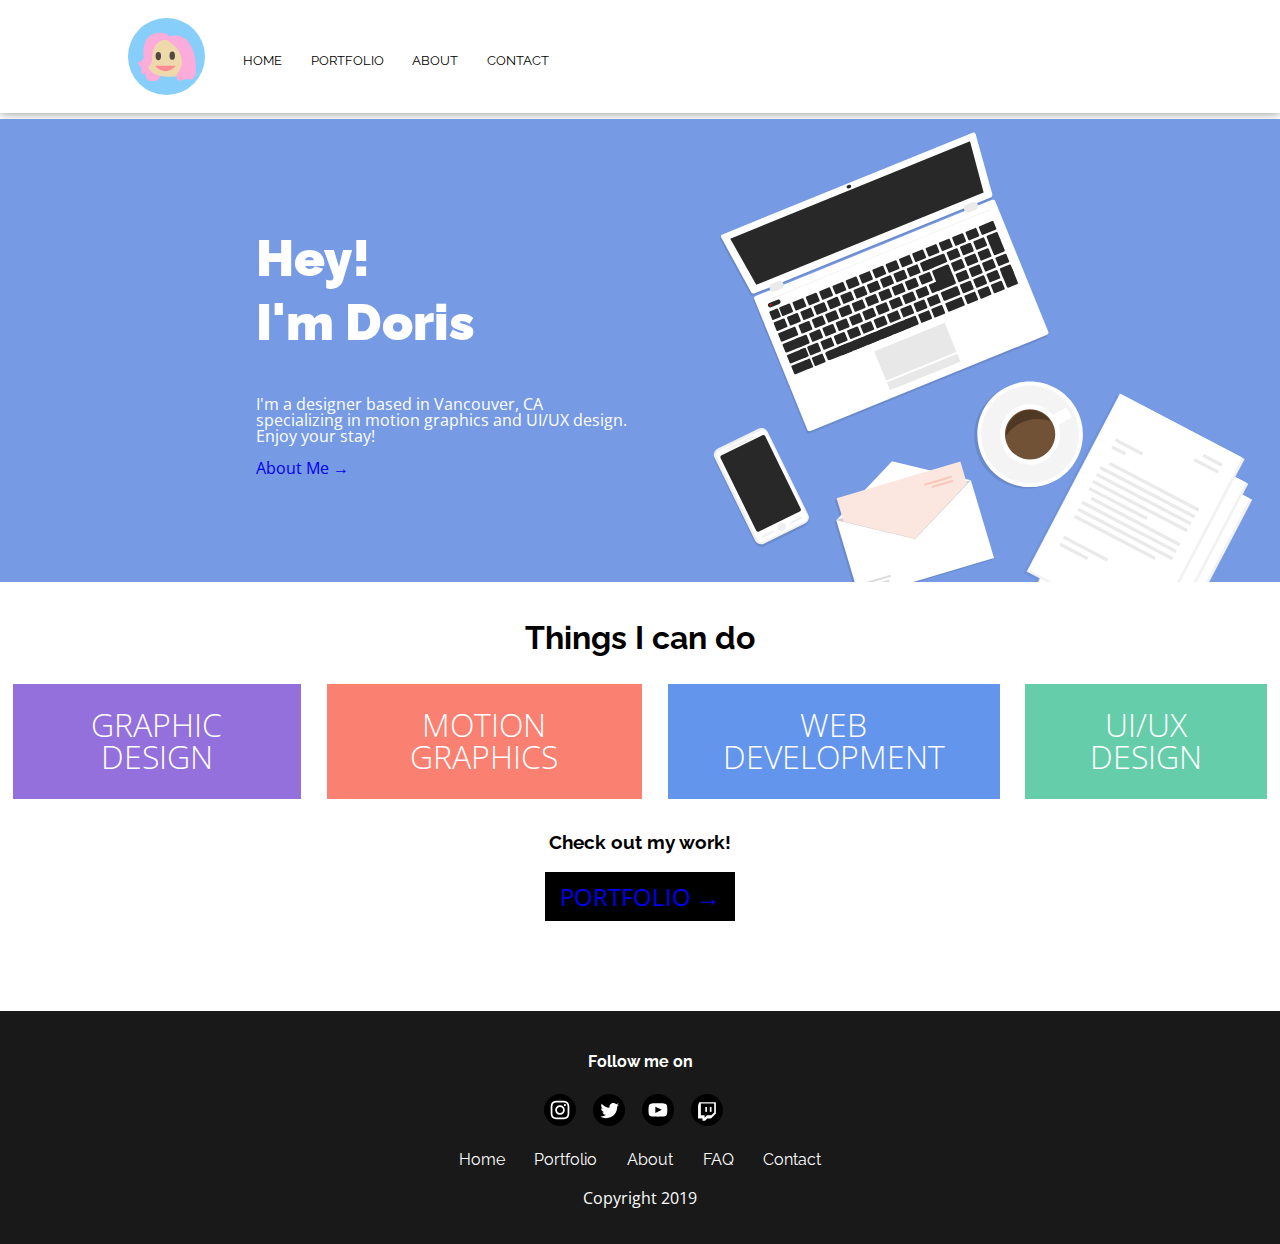
<file: index.html>
<!DOCTYPE html> 
<html lang="en"> 

<head> 
    <title> Doris Ho </title> 
    <meta charset="utf-8">
    <meta content="width=device-width, initial-scale=1" name="viewport" />
    
    <link rel="stylesheet" type="text/css" href="template.css">
    <link rel="stylesheet" type="text/css" href="index.css"> 
    </head>

<body onload="header()"> 
        <div id="overlay" onclick="overlayOff()"> 
                <div id="oopsMessage"> 
                    <h2> Oops! </h2>
                    <p> Looks like this page isn't ready yet! All my official social media accounts will be set up after my projects and exams are finished for the semester. Stay tuned!
                        <br>
                        <br>
                        -Doris/Poofy 
                    </p>
                </div> 
            </div>
    <header>
             <a href="index.html"> <div id="portrait"> </div> </a>
        <ul class="topnav"> 
            <li><a href="index.html"> HOME </a></li>
            <li><a href="portfolio.html"> PORTFOLIO </a></li>
            <li><a href="about.html"> ABOUT </a></li>
            <li><a href="contact.html"> CONTACT </a></li>
        </ul>
        </header>
        <div class="full"> 
                <button onclick="gotoTop()" id="topButton"> &#8593; </button> 
                <div class="headerTxt">
                    <h2> Hey! <br> I'm Doris </h2>
                    <p> I'm a designer based in Vancouver, CA <br>specializing in motion graphics and UI/UX design. <br> Enjoy your stay! </p> 
                <p> <a href="about.html"> About Me &#8594; </a></p>
            </div> 
            <h1 id="skillsetHeader"> Things I can do </h1>
            <div class="skillset"> 
                <div id="graphicdesign"> GRAPHIC DESIGN </div>
                <div id="motiongraphics"> MOTION GRAPHICS </div>
                <div id="webdev"> WEB DEVELOPMENT</div>
                <div id="uiux"> UI/UX DESIGN </div>
            </div>
            <div id="checkOut">
           <h3> Check out my work! </h3> 
        <button id="gotoPort"> <a href="portfolio.html"> PORTFOLIO &#8594; </a></button>
            </div>
            </div>
        <footer> 
            <h4> Follow me on </h4>
            <ul class="socialmedia"> 
                <li> <img src="img/instagram-icon.svg" id="instagram" onclick="overlayOn()"> </li>
                <li> <img src="img/twitter-icon.svg"  id="twitter" onclick="overlayOn()"> </li>
                <li> <img src="img/youtube-icon.svg"  id="youtube" onclick="overlayOn()"> </li>
                <li> <img src="img/twitch-icon.svg"  id="twitch" onclick="overlayOn()"> </li>
            </ul>
            <ul class="bottomnav">
                <li><a href="index.html"> Home </a></li>
                <li><a href="portfolio.html"> Portfolio</a></li>
                <li><a href="about.html"> About </a></li>
                <li><a href="faq.html"> FAQ </a></li>
                <li><a href="contact.html"> Contact </a></li>
            </ul>
            <p> Copyright 2019 </p>  
        </footer>
        </body>
        <script src="index.js"></script>
        </html>
</file>
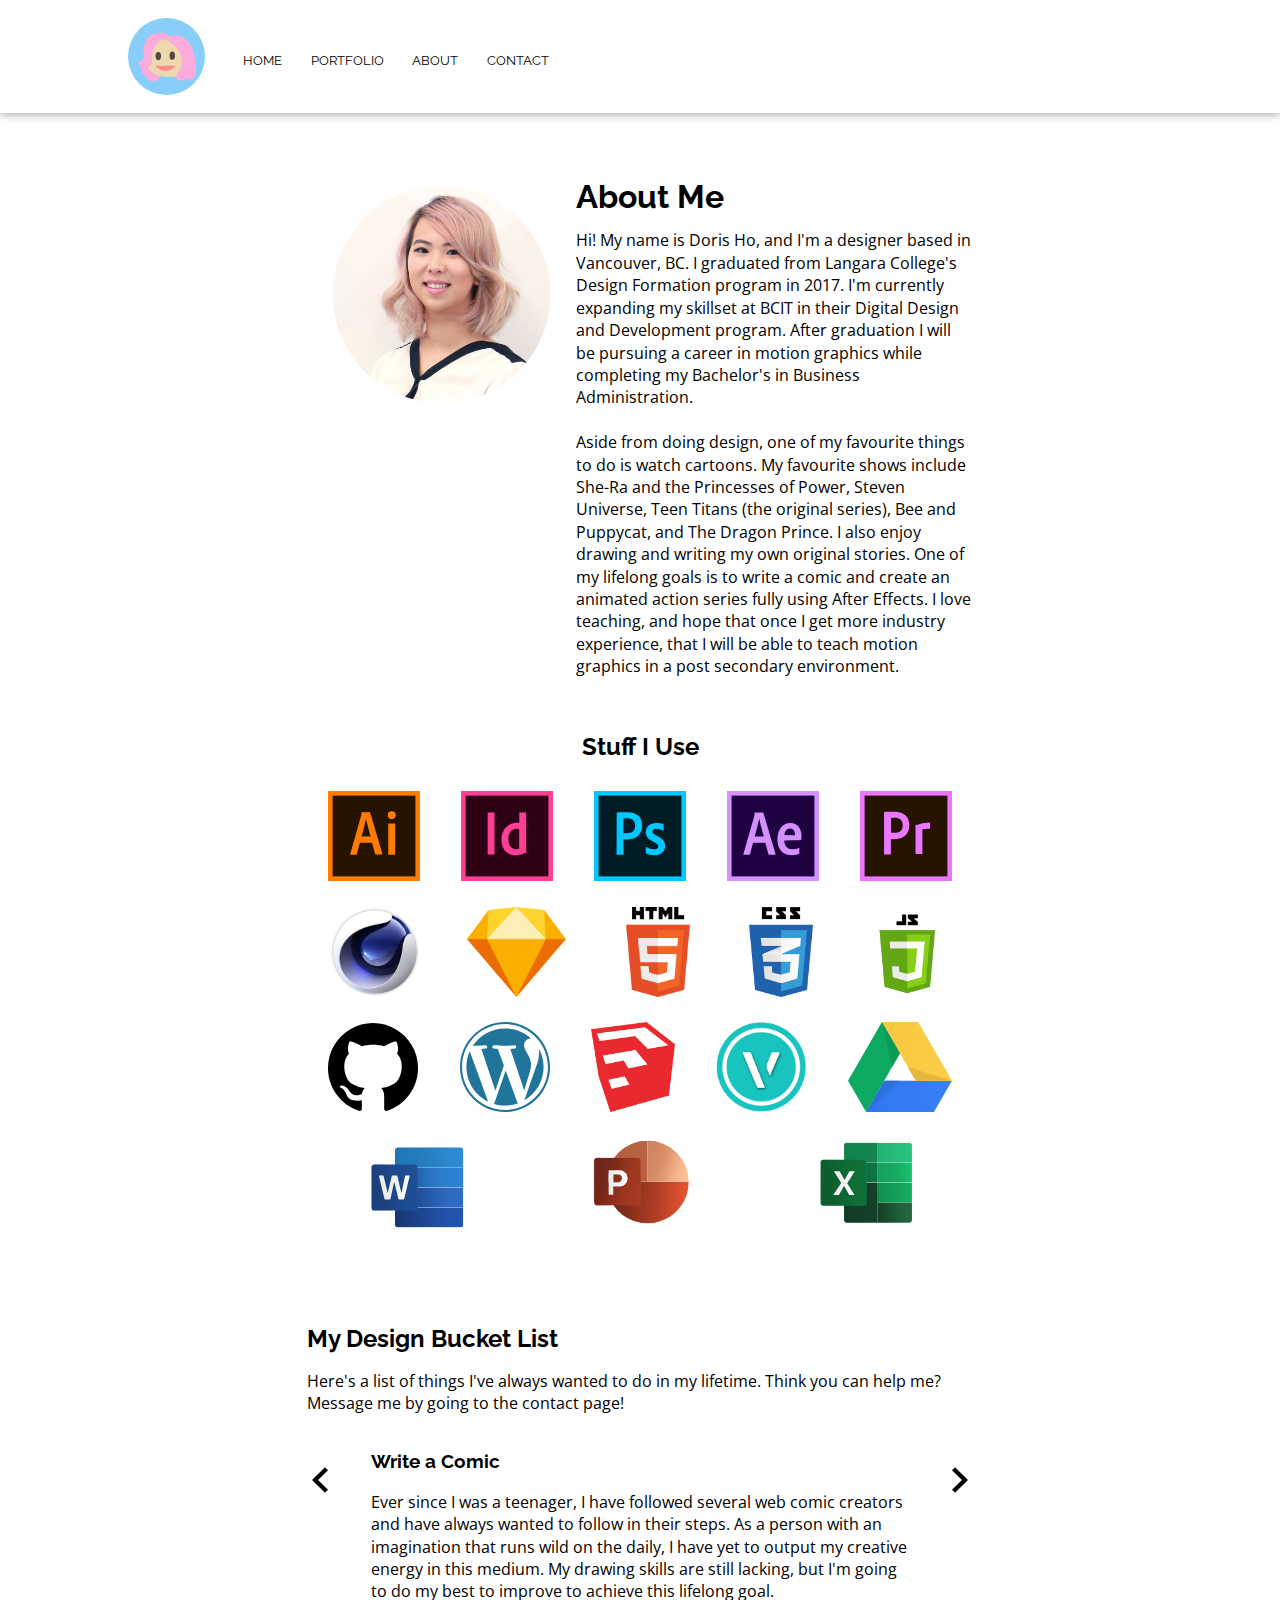
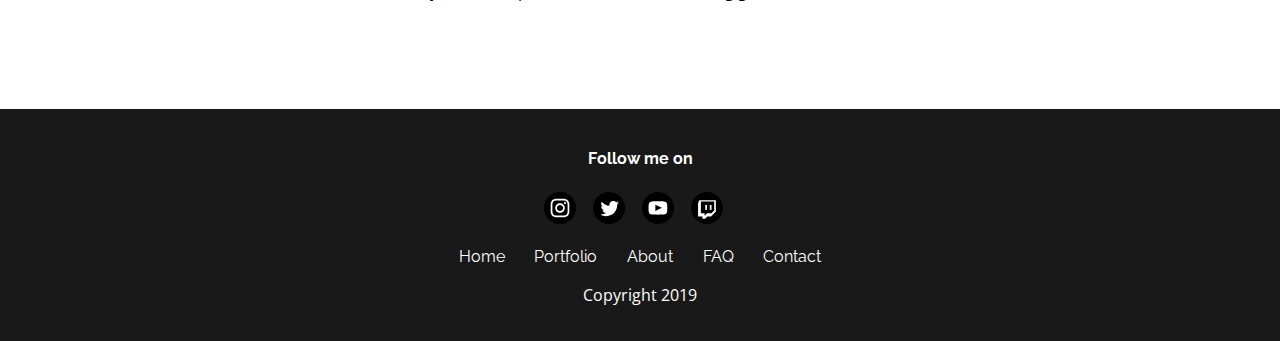
<file: about.html>
<!DOCTYPE html> 
<html lang="en"> 

<head> 
    <title> Doris Ho - About </title> 
    <meta charset="utf-8">
    <meta content="width=device-width, initial-scale=1" name="viewport" />
    
    <link rel="stylesheet" type="text/css" href="template.css">
    <link rel="stylesheet" type="text/css" href="index.css"> 

    </head>

<body onload="bucketList()"> 
        <div id="overlay" onclick="overlayOff()"> 
                <div id="oopsMessage"> 
                    <h2> Oops! </h2>
                    <p> Looks like this page isn't ready yet! All my official social media accounts will be set up after my projects and exams are finished for the semester. Stay tuned!
                        <br>
                        <br>
                        -Doris/Poofy </p>
                </div> 
            </div>
    <header>
              <a href="index.html"> <div id="portrait"> </div> </a>
        <ul class="topnav"> 
            <li><a href="index.html"> HOME </a></li>
            <li><a href="portfolio.html"> PORTFOLIO </a></li>
            <li><a href="about.html"> ABOUT </a></li>
            <li><a href="contact.html"> CONTACT </a></li>
        </ul>
        </header>
        <main> 
            <button onclick="gotoTop()" id="topButton"> &#8593; </button> 

            <div class="profile">
                <img src="img/doris.jpg" id="me">
                <h1> About Me </h1>
                <p id="desc"> Hi! My name is Doris Ho, and I'm a designer based in Vancouver, BC. I graduated from Langara College's Design Formation program in 2017. I'm currently expanding my skillset at BCIT in their Digital Design and Development program. After graduation I will be pursuing a career in motion graphics while completing my Bachelor's in Business Administration.
                    <br>
                    <br>
                    Aside from doing design, one of my favourite things to do is watch cartoons. My favourite shows include She-Ra and the Princesses of Power, Steven Universe, Teen Titans (the original series), Bee and Puppycat, and The Dragon Prince. I also enjoy drawing and writing my own original stories. One of my lifelong goals is to write a comic and create an animated action series fully using After Effects. I love teaching, and hope that once I get more industry experience, that I will be able to teach motion graphics in a post secondary environment.
                    </p> 
                    </div>
                    <br>
                <h2 span style="text-align:center"> Stuff I Use </h2>
                <div class="programlist">
                    <img src="img/Illustrator.svg">
                    <img src="img/InDesign.svg">
                    <img src="img/Photoshop.svg">
                    <img src="img/AfterEffects.svg">
                    <img src="img/PremierePro.svg">
                    <img src="img/Cinema4D.png">
                    <img src="img/SketchLogo.png">
                    <img src="img/HTMLLogo.png">
                    <img src="img/CSSLogo.png">
                    <img src="img/JavascriptLogo.png">
                    <img src="img/Github.svg">
                    <img src="img/Wordpress.svg">
                    <img src="img/SketchUp.png">
                    <img src="img/Vectorworks.png">
                    <img src="img/GoogleDrive.svg">
                    <img src="img/msword_icon.svg">
                    <img src="img/powerpoint_icon.svg">
                    <img src="img/excel_icon.svg">
                </div> 
                <br>
                <br>
                <br>
                    <h2> My Design Bucket List </h2>
                    <p> Here's a list of things I've always wanted to do in my lifetime. Think you can help me? Message me by going to the contact page!
                <div class="bucketList">
                    <img src="img/left-arrow.svg" id="leftBut">
                    <div id="bucketText">
                    <h3 id="bucketlistTitle" class="bktText"> </h3>
                    <p id="bucketlistText" class="bktText"> </p>
                    </div>
                    <img src="img/right-arrow.svg" id="rightBut">
                </div>
            </main>

        <footer> 
            <h4> Follow me on </h4>
            <ul class="socialmedia"> 
                    <li> <img src="img/instagram-icon.svg" id="instagram" onclick="overlayOn()"> </li>
                    <li> <img src="img/twitter-icon.svg"  id="twitter" onclick="overlayOn()"> </li>
                    <li> <img src="img/youtube-icon.svg"  id="youtube" onclick="overlayOn()"> </li>
                    <li> <img src="img/twitch-icon.svg"  id="twitch" onclick="overlayOn()"> </li>
                </ul>
            <ul class="bottomnav">
                <li><a href="index.html"> Home </a></li>
                <li><a href="portfolio.html"> Portfolio</a></li>
                <li><a href="about.html"> About </a></li>
                <li><a href="faq.html"> FAQ </a></li>
                <li><a href="contact.html"> Contact </a></li>
            </ul>
            <p> Copyright 2019 </p>  
        </footer>
        <script src="index.js"></script>
        <script src="bucketlist.js"></script>
        </body>
        </html>
</file>
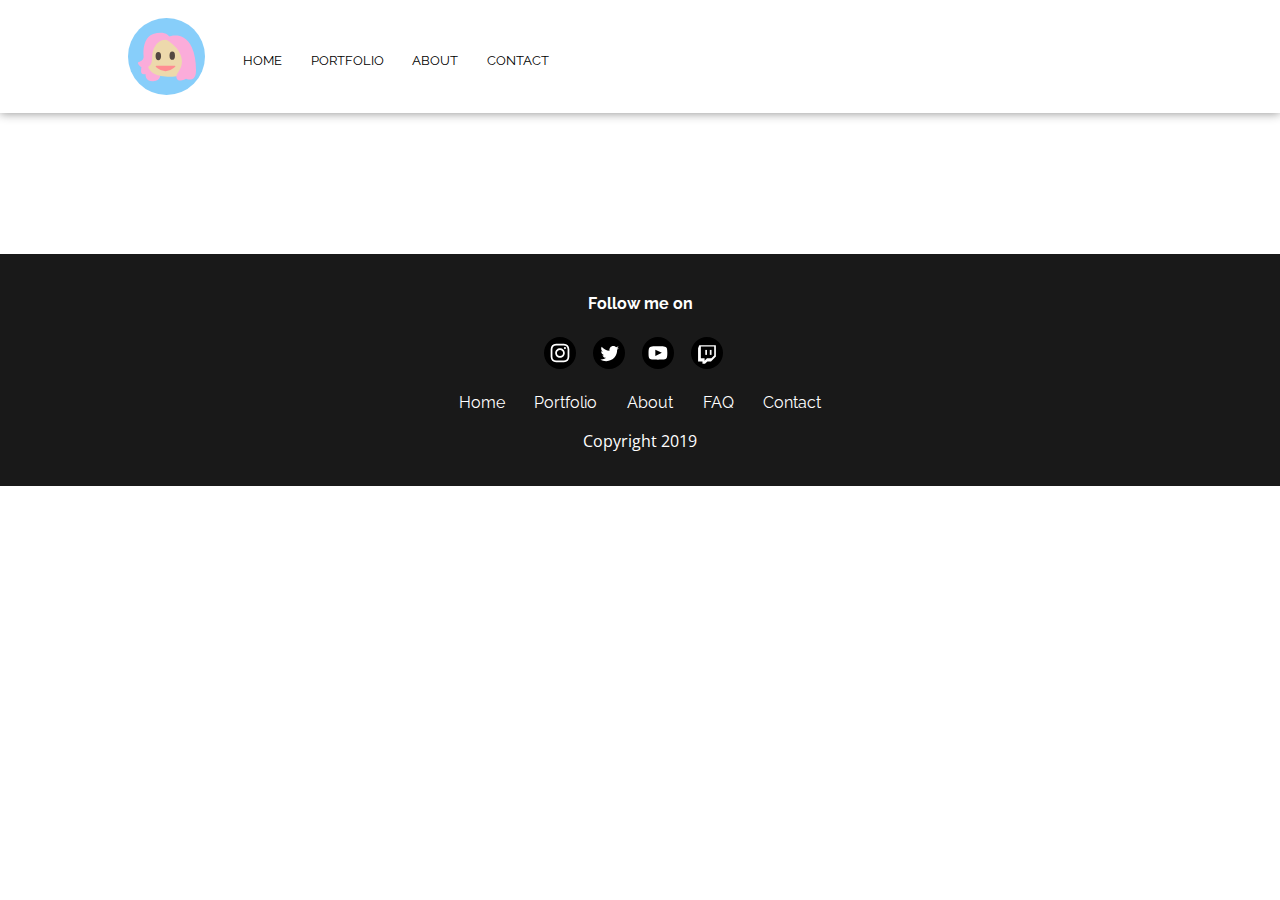
<file: Body Template.html>
<!DOCTYPE html> 
<html lang="en"> 

<head> 
    <title> Doris Ho </title> 
    <meta charset="utf-8">
    
    <link rel="stylesheet" type="text/css" href="template.css">
    <link rel="stylesheet" type="text/css" href="index.css"> 
    </head>

<body> 
        <div id="overlay" onclick="overlayOff()"> 
                <div id="oopsMessage"> 
                    <h2> Oops! </h2>
                    <p> Looks like this page isn't ready yet! All my official social media accounts will be set up after my projects and exams are finished for the semester. Stay tuned!
                        <br>
                        <br>
                        -Doris/Poofy </p>
                </div> 
            </div>
    <header>
            <div id="portrait"> </div> 
        <ul class="topnav"> 
            <li><a href="index.html"> HOME </a></li>
            <li><a href="portfolio.html"> PORTFOLIO </a></li>
            <li><a href="about.html"> ABOUT </a></li>
            <li><a href="contact.html"> CONTACT </a></li>
        </ul>
        </header>
        <main> 
            <button onclick="gotoTop" id="topButton"> &#8592; </button> 
        </main>
        <footer> 
            <h4> Follow me on </h4>
            <ul class="socialmedia"> 
                    <li> <img src="img/instagram-icon.svg" id="instagram" onclick="overlayOn()"> </li>
                    <li> <img src="img/twitter-icon.svg"  id="twitter" onclick="overlayOn()"> </li>
                    <li> <img src="img/youtube-icon.svg"  id="youtube" onclick="overlayOn()"> </li>
                    <li> <img src="img/twitch-icon.svg"  id="twitch" onclick="overlayOn()"> </li>
                </ul>
            <ul class="bottomnav">
                <li><a href="index.html"> Home </a></li>
                <li><a href="portfolio.html"> Portfolio</a></li>
                <li><a href="about.html"> About </a></li>
                <li><a href="faq.html"> FAQ </a></li>
                <li><a href="contact.html"> Contact </a></li>
            </ul>
            <p> Copyright 2019 </p>  
        </footer>
        </body>
        <script src="index.js"></script>
        </html>
</file>
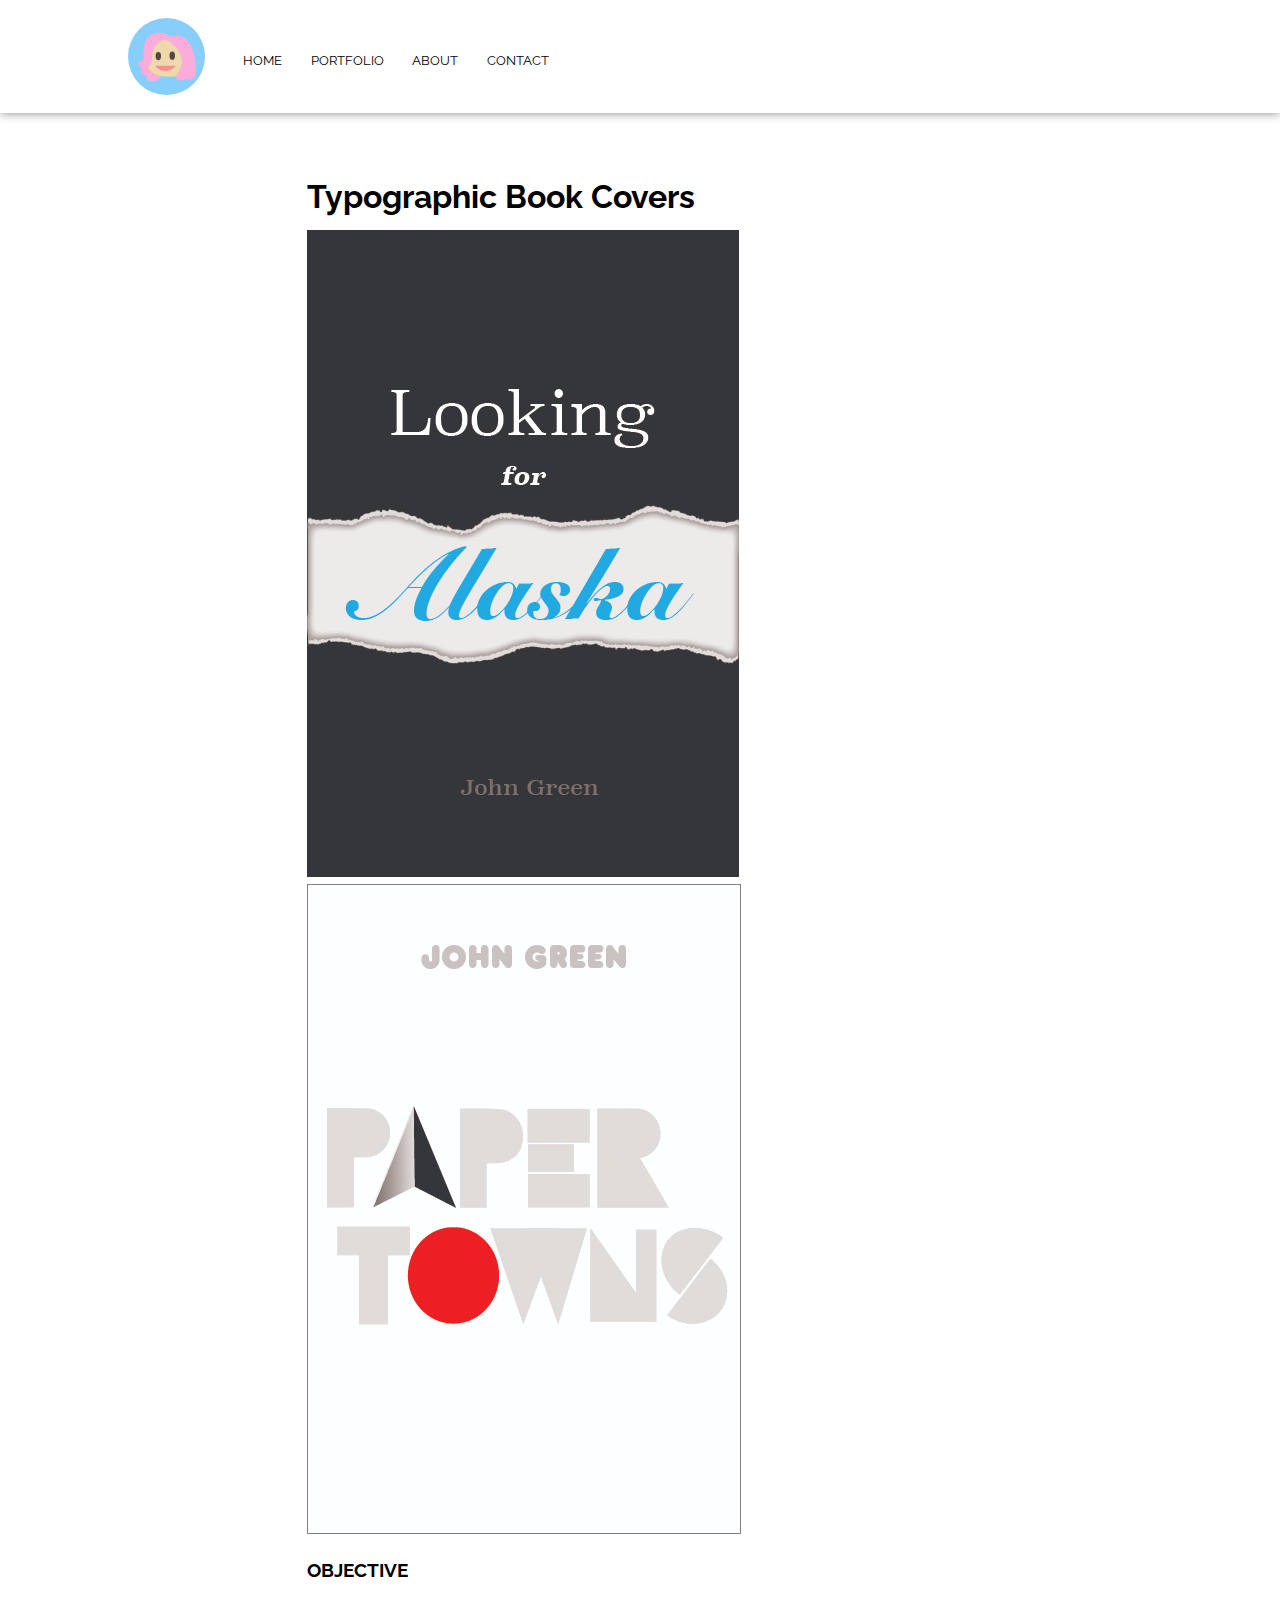
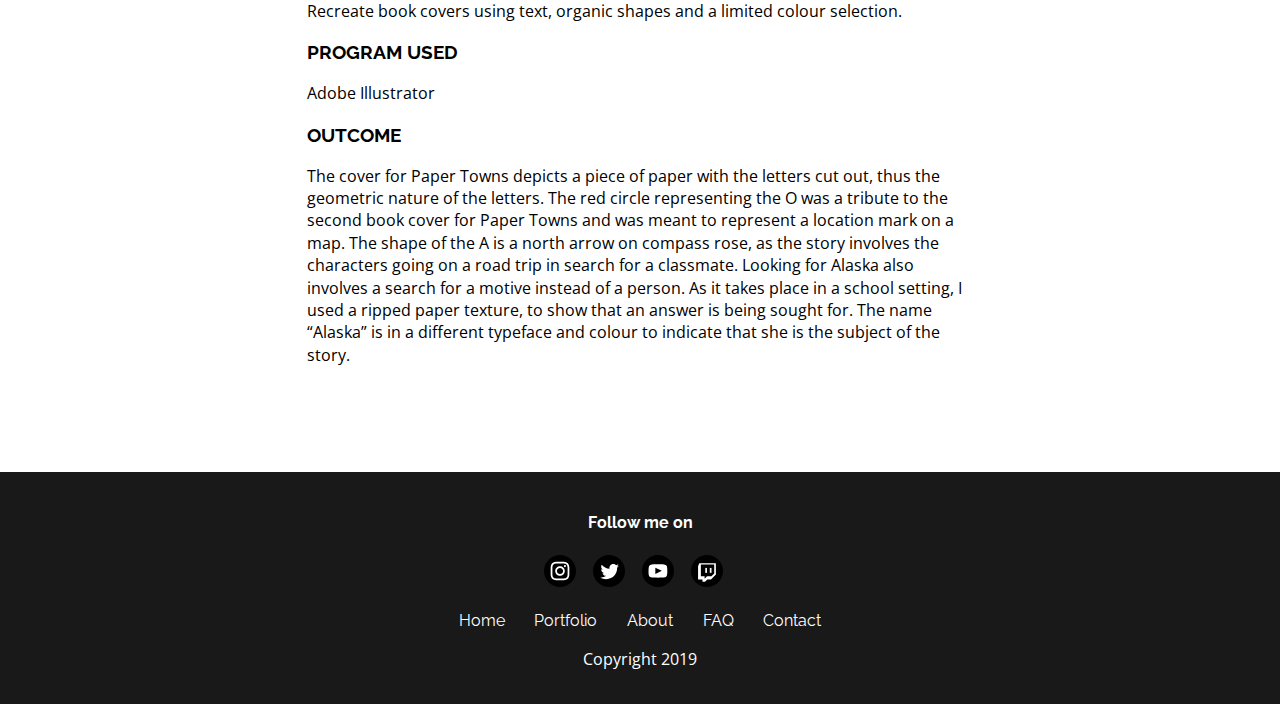
<file: bookcovers.html>
<!DOCTYPE html> 
<html lang="en"> 

<head> 
    <title> Doris Ho </title> 
    <meta charset="utf-8">
    <meta content="width=device-width, initial-scale=1" name="viewport" />
    
    <link rel="stylesheet" type="text/css" href="template.css">
    <link rel="stylesheet" type="text/css" href="index.css"> 
    </head>

<body> 
        <div id="overlay" onclick="overlayOff()"> 
                <div id="oopsMessage"> 
                    <h2> Oops! </h2>
                    <p> Looks like this page isn't ready yet! All my official social media accounts will be set up after my projects and exams are finished for the semester. Stay tuned!
                        <br>
                        <br>
                        -Doris/Poofy </p>
                </div> 
            </div>
    <header>
             <a href="index.html"> <div id="portrait"> </div> </a>
        <ul class="topnav"> 
            <li><a href="index.html"> HOME </a></li>
            <li><a href="portfolio.html"> PORTFOLIO </a></li>
            <li><a href="about.html"> ABOUT </a></li>
            <li><a href="contact.html"> CONTACT </a></li>
        </ul>
        </header>
        <main> 
            <button onclick="gotoTop()" id="topButton"> &#8593; </button> 
            <h1> Typographic Book Covers</h1>
            <div id="bookcovers"> 
              <img src="portfolio/BookCover1.jpg">
              <img src="portfolio/BookCover2.jpg" span style="border: grey solid 1px">
            </div>
            <h3> OBJECTIVE </h3>
            <p> Recreate book covers using text, organic shapes and a limited colour selection.</p>
            <h3> PROGRAM USED </h3>
            <p> Adobe Illustrator </p>
            <h3> OUTCOME </h3>
            <p> The cover for Paper Towns depicts a piece of paper with the letters cut out, thus the geometric nature of the letters. The red circle representing the O was a tribute to the second book cover for Paper Towns and was meant to represent a location mark on a map. The shape of the A is a north arrow on compass rose, as the story involves the characters going on a road trip in search for a classmate.
Looking for Alaska also involves a search for a motive instead of a person. As it takes place in a school setting, I used a ripped paper texture, to show that an answer is being sought for. The name “Alaska” is in a different typeface and colour to indicate that she is the subject of the story. </p>
        </main>
        <footer> 
            <h4> Follow me on </h4>
            <ul class="socialmedia"> 
                <li> <img src="img/instagram-icon.svg" id="instagram" onclick="overlayOn()"> </li>
                <li> <img src="img/twitter-icon.svg"  id="twitter" onclick="overlayOn()"> </li>
                <li> <img src="img/youtube-icon.svg"  id="youtube" onclick="overlayOn()"> </li>
                <li> <img src="img/twitch-icon.svg"  id="twitch" onclick="overlayOn()"> </li>
            </ul>
            <ul class="bottomnav">
                <li><a href="index.html"> Home </a></li>
                <li><a href="portfolio.html"> Portfolio</a></li>
                <li><a href="about.html"> About </a></li>
                <li><a href="faq.html"> FAQ </a></li>
                <li><a href="contact.html"> Contact </a></li>
            </ul>
            <p> Copyright 2019 </p>  
        </footer>
        </body>
        <script src="index.js"></script>
        </html>
</file>
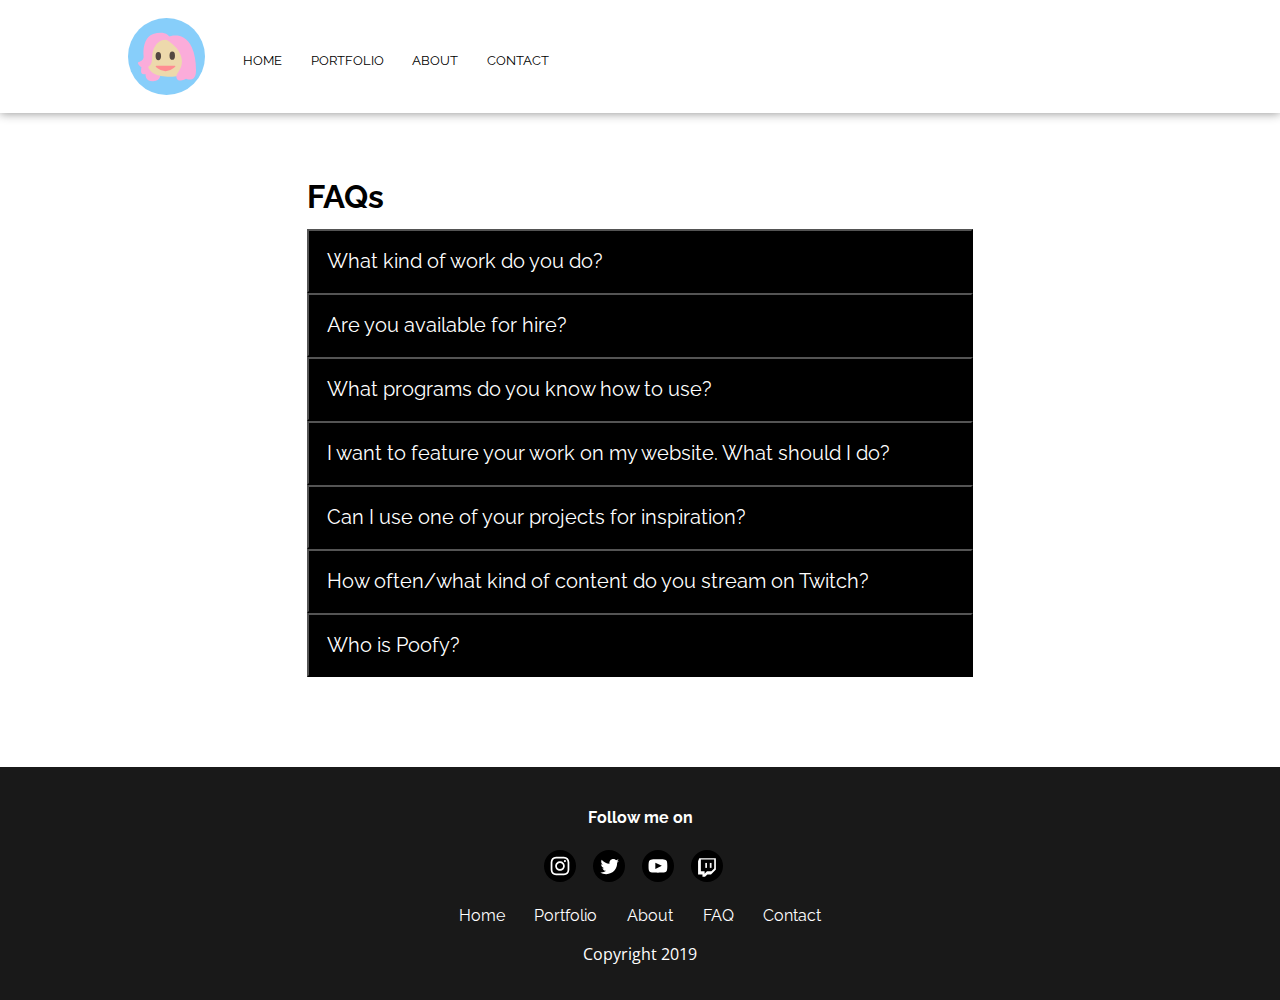
<file: faq.html>
<!DOCTYPE html> 
<html lang="en"> 

<head> 
    <title> Doris Ho </title> 
    <meta charset="utf-8">
    <meta content="width=device-width, initial-scale=1" name="viewport" />
    
    <link rel="stylesheet" type="text/css" href="template.css">
    <link rel="stylesheet" type="text/css" href="index.css"> 
    </head>

<body> 
    <header>
             <a href="index.html"> <div id="portrait"> </div> </a>
        <ul class="topnav"> 
            <li><a href="index.html"> HOME </a></li>
            <li><a href="portfolio.html"> PORTFOLIO </a></li>
            <li><a href="about.html"> ABOUT </a></li>
            <li><a href="contact.html"> CONTACT </a></li>
        </ul>
        </header>
        <main> 
            <h1> FAQs </h1>
            <div class="faqaccordion"> 
                <button class="question"> What kind of work do you do? </button>
                <div class="answer"> 
                    <p> Currently I am only doing graphic design and motion graphics work. I am not currently doing any web development at this time unless the project requires Wordpress. However, I would be open to helping out with mockups. </p>
                    </div>
            <div class="faqaccordion"> 
                    <button class="question"> Are you available for hire? </button>
                    <div class="answer"> 
                    <p> Yes! Please go to the contact page or message me on LinkedIn if you would like to collaborate. </p>
                        </div>
             <div class="faqaccordion"> 
                    <button class="question"> What programs do you know how to use? </button>
                    <div class="answer"> 
                    <p> You can see all the programs I use in the About section of this site. </p>
                        </div>
            </div>
            <div class="faqaccordion"> 
                    <button class="question"> I want to feature your work on my website. What should I do? </button>
                    <div class="answer"> 
                    <p> Please do not redistribute my work without my permission. If you would like to repost my work, please contact me through the form on my contact page. </p>
                        </div>
            </div>
            <div class="faqaccordion"> 
                    <button class="question"> Can I use one of your projects for inspiration? </button>
                    <div class="answer"> 
                    <p> Yes, so long as you give credit. </p>
                        </div>
            <div class="faqaccordion"> 
                    <button class="question"> How often/what kind of content do you stream on Twitch? </button>
                    <div class="answer"> 
                    <p> During the day I usually stream art or motion graphics to document my process. I also stream gameplay occasionally on the weekends or Friday night (once or twice a month). Currently I don't have a set schedule, however starting June I hope to be streaming more often. </p>
                        </div>
            <div class="faqaccordion"> 
                    <button class="question"> Who is Poofy? </button>
                    <div class="answer"> 
                    <p> Poofy is my animation alias I go by on the internet. </p>
                        </div>                
            </div>
        </main>
        <footer> 
            <h4> Follow me on </h4>
            <ul class="socialmedia"> 
                <li> <img src="img/instagram-icon.svg"> </li>
                <li> <img src="img/twitter-icon.svg"> </li>
                <li> <img src="img/youtube-icon.svg"> </li>
                <li> <img src="img/twitch-icon.svg"> </li>
                </ul>
            <ul class="bottomnav">
                <li><a href="index.html"> Home </a></li>
                <li><a href="portfolio.html"> Portfolio</a></li>
                <li><a href="about.html"> About </a></li>
                <li><a href="faq.html"> FAQ </a></li>
                <li><a href="contact.html"> Contact </a></li>
            </ul>
            <p> Copyright 2019 </p>  
        </footer>
        <script src="index.js"></script>
        </body>

        </html>
</file>
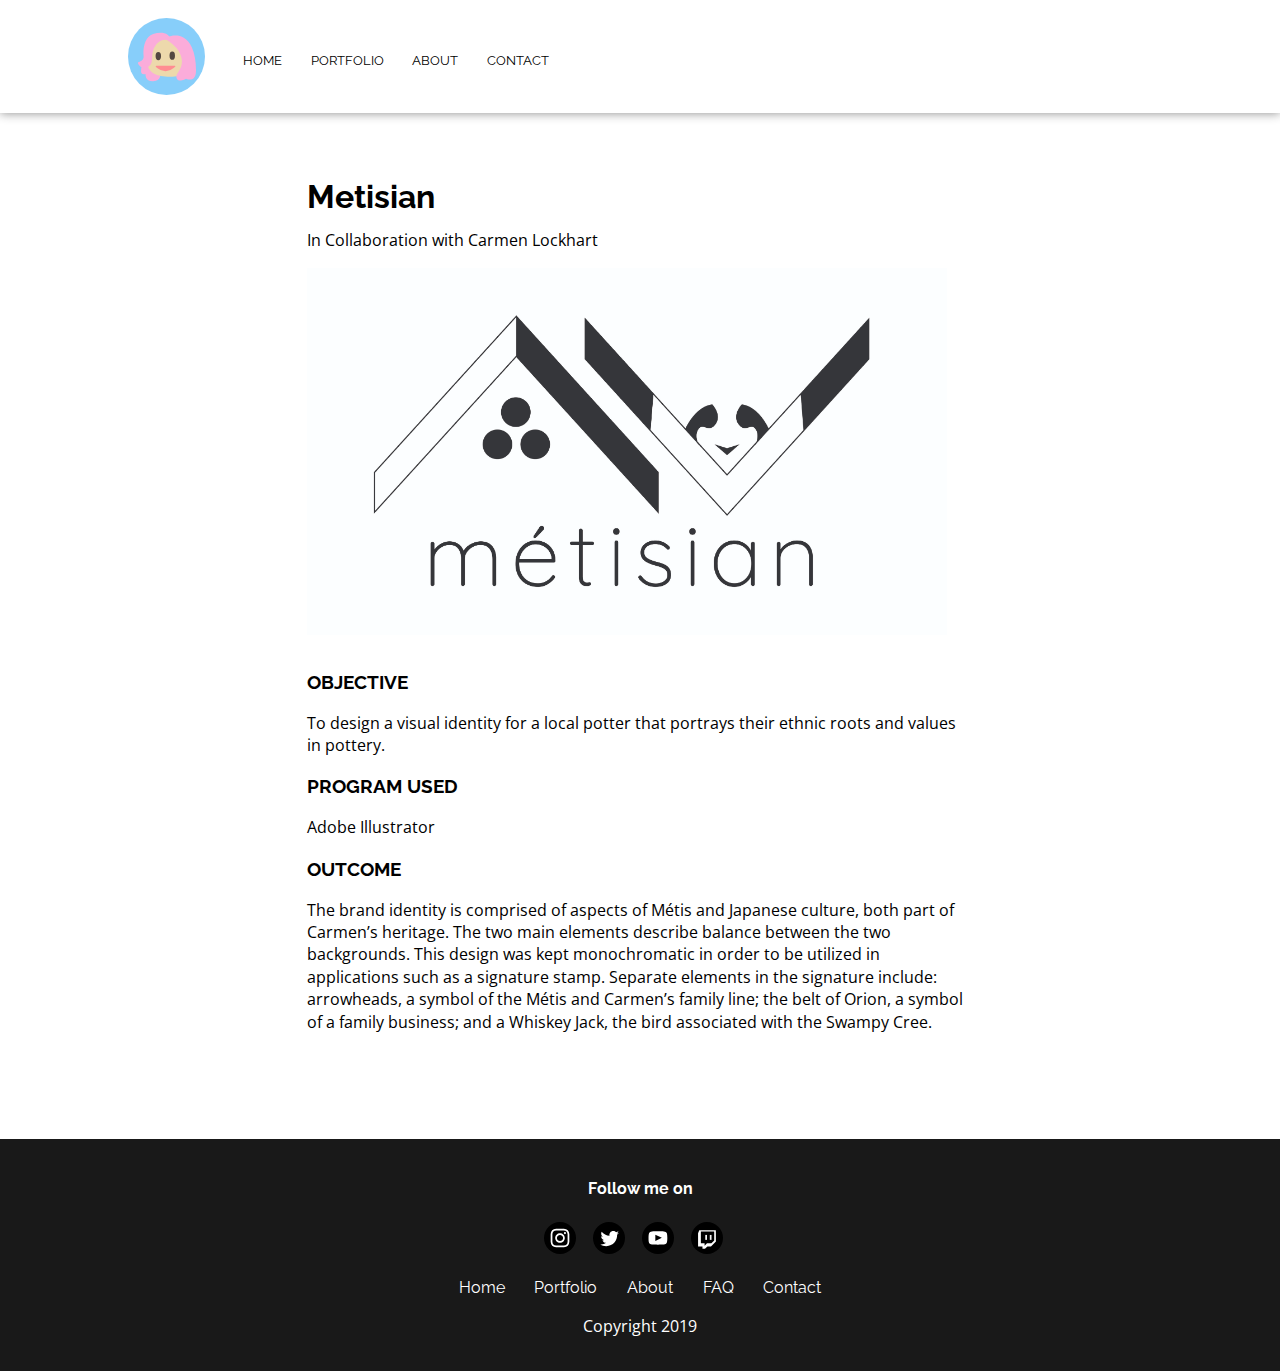
<file: metisian.html>
<!DOCTYPE html> 
<html lang="en"> 

<head> 
    <title> Doris Ho </title> 
    <meta charset="utf-8">
    <meta content="width=device-width, initial-scale=1" name="viewport" />
    
    <link rel="stylesheet" type="text/css" href="template.css">
    <link rel="stylesheet" type="text/css" href="index.css"> 
    </head>

<body> 
        <div id="overlay" onclick="overlayOff()"> 
                <div id="oopsMessage"> 
                    <h2> Oops! </h2>
                    <p> Looks like this page isn't ready yet! All my official social media accounts will be set up after my projects and exams are finished for the semester. Stay tuned!
                        <br>
                        <br>
                        -Doris/Poofy </p>
                </div> 
            </div>
    <header>
             <a href="index.html"> <div id="portrait"> </div> </a>
        <ul class="topnav"> 
            <li><a href="index.html"> HOME </a></li>
            <li><a href="portfolio.html"> PORTFOLIO </a></li>
            <li><a href="about.html"> ABOUT </a></li>
            <li><a href="contact.html"> CONTACT </a></li>
        </ul>
        </header>
        <main> 
            <button onclick="gotoTop()" id="topButton"> &#8593; </button> 
            <h1> Metisian </h1>
            <p> In Collaboration with Carmen Lockhart</p>
            <div id="metisian"> 
            </div>
            <h3> OBJECTIVE </h3>
            <p> To design a visual identity for a local potter that portrays their ethnic roots and values in pottery.</p>
            <h3> PROGRAM USED </h3>
            <p> Adobe Illustrator </p>
            <h3> OUTCOME </h3>
            <p> The brand identity is comprised of aspects of Métis and Japanese culture, both part of Carmen’s heritage. The two main elements describe balance between the two backgrounds. This design was kept monochromatic in order to be utilized in applications such as a signature stamp. Separate elements in the signature include: arrowheads, a symbol of the Métis and Carmen’s family line; the belt of Orion, a symbol of a family business; and a Whiskey Jack, the bird associated with the Swampy Cree.</p>
        </main>
        <footer> 
            <h4> Follow me on </h4>
            <ul class="socialmedia"> 
                <li> <img src="img/instagram-icon.svg" id="instagram" onclick="overlayOn()"> </li>
                <li> <img src="img/twitter-icon.svg"  id="twitter" onclick="overlayOn()"> </li>
                <li> <img src="img/youtube-icon.svg"  id="youtube" onclick="overlayOn()"> </li>
                <li> <img src="img/twitch-icon.svg"  id="twitch" onclick="overlayOn()"> </li>
            </ul>
            <ul class="bottomnav">
                <li><a href="index.html"> Home </a></li>
                <li><a href="portfolio.html"> Portfolio</a></li>
                <li><a href="about.html"> About </a></li>
                <li><a href="faq.html"> FAQ </a></li>
                <li><a href="contact.html"> Contact </a></li>
            </ul>
            <p> Copyright 2019 </p>  
        </footer>
        </body>
        <script src="index.js"></script>
        </html>
</file>
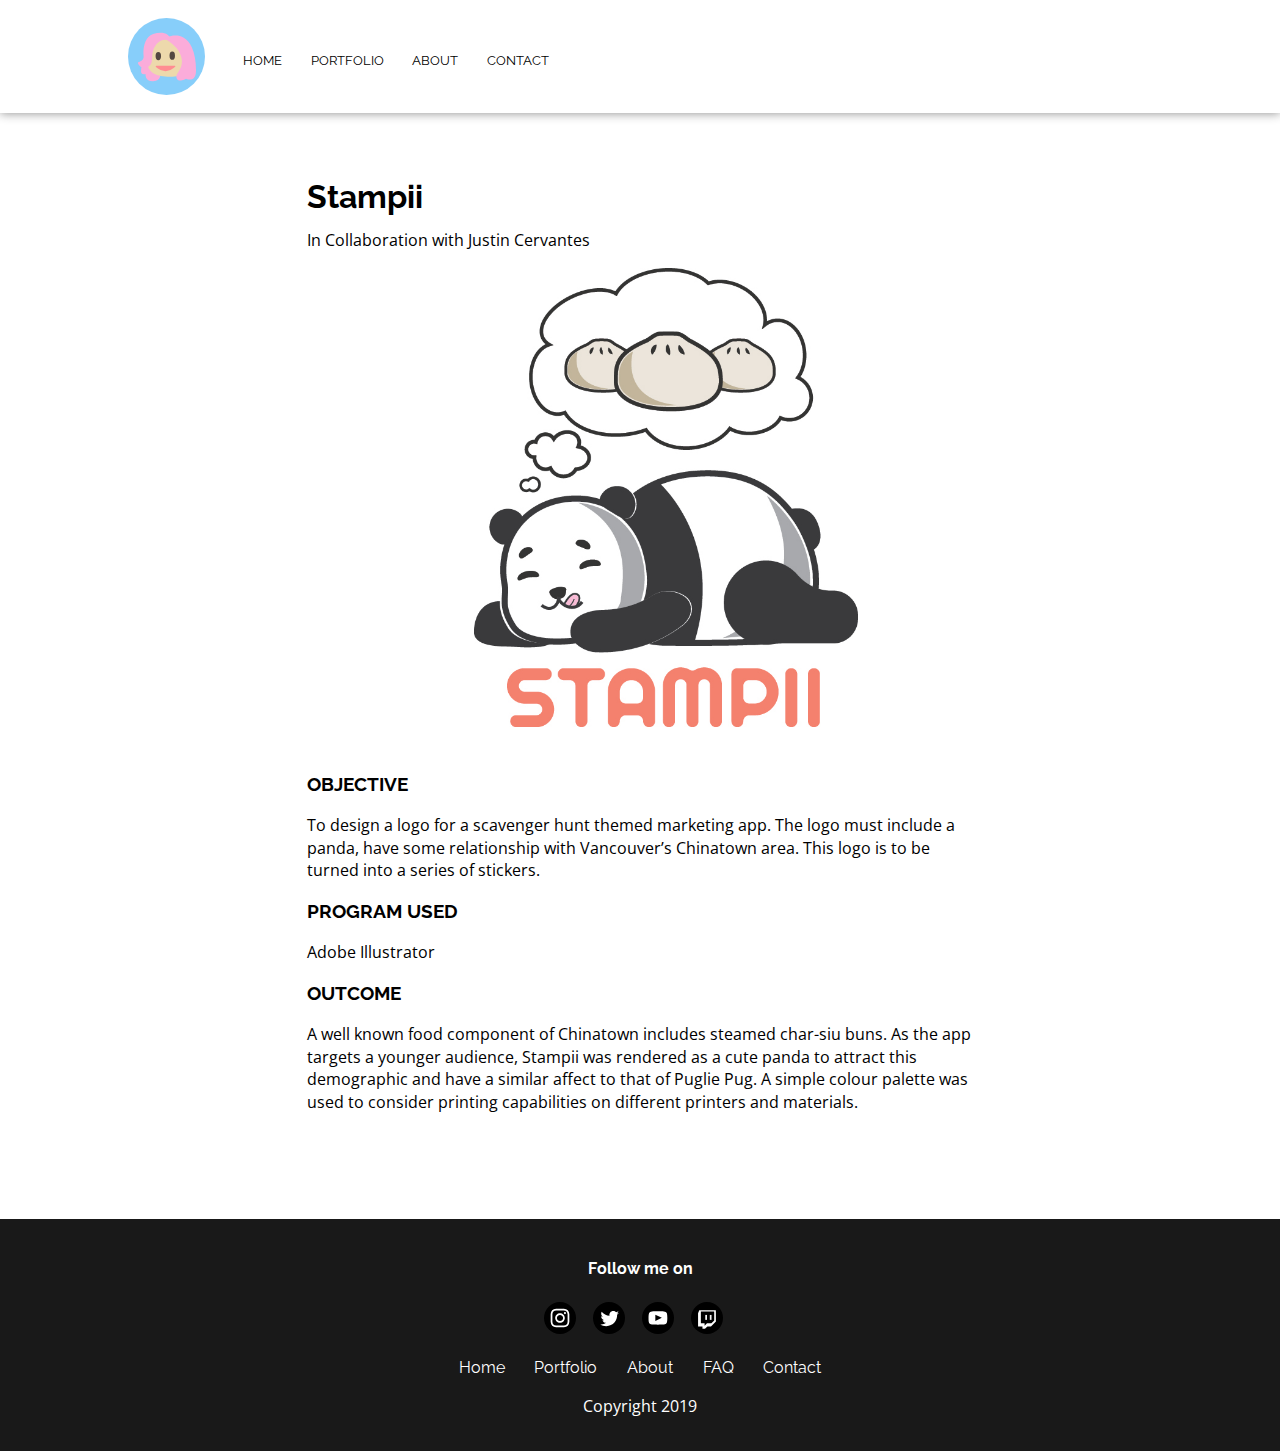
<file: stampii.html>
<!DOCTYPE html> 
<html lang="en"> 

<head> 
    <title> Doris Ho </title> 
    <meta charset="utf-8">
    <meta content="width=device-width, initial-scale=1" name="viewport" />
    
    <link rel="stylesheet" type="text/css" href="template.css">
    <link rel="stylesheet" type="text/css" href="index.css"> 
    </head>

<body> 
        <div id="overlay" onclick="overlayOff()"> 
                <div id="oopsMessage"> 
                    <h2> Oops! </h2>
                    <p> Looks like this page isn't ready yet! All my official social media accounts will be set up after my projects and exams are finished for the semester. Stay tuned!
                        <br>
                        <br>
                        -Doris/Poofy </p>
                </div> 
            </div>
    <header>
             <a href="index.html"> <div id="portrait"> </div> </a>
        <ul class="topnav"> 
            <li><a href="index.html"> HOME </a></li>
            <li><a href="portfolio.html"> PORTFOLIO </a></li>
            <li><a href="about.html"> ABOUT </a></li>
            <li><a href="contact.html"> CONTACT </a></li>
        </ul>
        </header>
        <main> 
            <button onclick="gotoTop()" id="topButton"> &#8593; </button> 
            <h1> Stampii </h1>
            <p> In Collaboration with Justin Cervantes</p>
            <div id="stampii"> 
            </div>
            <h3> OBJECTIVE </h3>
            <p> To design a logo for a scavenger hunt themed marketing app. The logo must include a panda, have some relationship with Vancouver’s Chinatown area. This logo is to be turned into a series of stickers.</p>
            <h3> PROGRAM USED </h3>
            <p> Adobe Illustrator </p>
            <h3> OUTCOME </h3>
            <p> A well known food component of Chinatown includes steamed char-siu buns. As the app targets a younger audience, Stampii was rendered as a cute panda to attract this demographic and have a similar affect to that of Puglie Pug. A simple colour palette was used to consider printing capabilities on different printers and materials.</p>
        </main>
        <footer> 
            <h4> Follow me on </h4>
            <ul class="socialmedia"> 
                <li> <img src="img/instagram-icon.svg" id="instagram" onclick="overlayOn()"> </li>
                <li> <img src="img/twitter-icon.svg"  id="twitter" onclick="overlayOn()"> </li>
                <li> <img src="img/youtube-icon.svg"  id="youtube" onclick="overlayOn()"> </li>
                <li> <img src="img/twitch-icon.svg"  id="twitch" onclick="overlayOn()"> </li>
            </ul>
            <ul class="bottomnav">
                <li><a href="index.html"> Home </a></li>
                <li><a href="portfolio.html"> Portfolio</a></li>
                <li><a href="about.html"> About </a></li>
                <li><a href="faq.html"> FAQ </a></li>
                <li><a href="contact.html"> Contact </a></li>
            </ul>
            <p> Copyright 2019 </p>  
        </footer>
        </body>
        <script src="index.js"></script>
        </html>
</file>
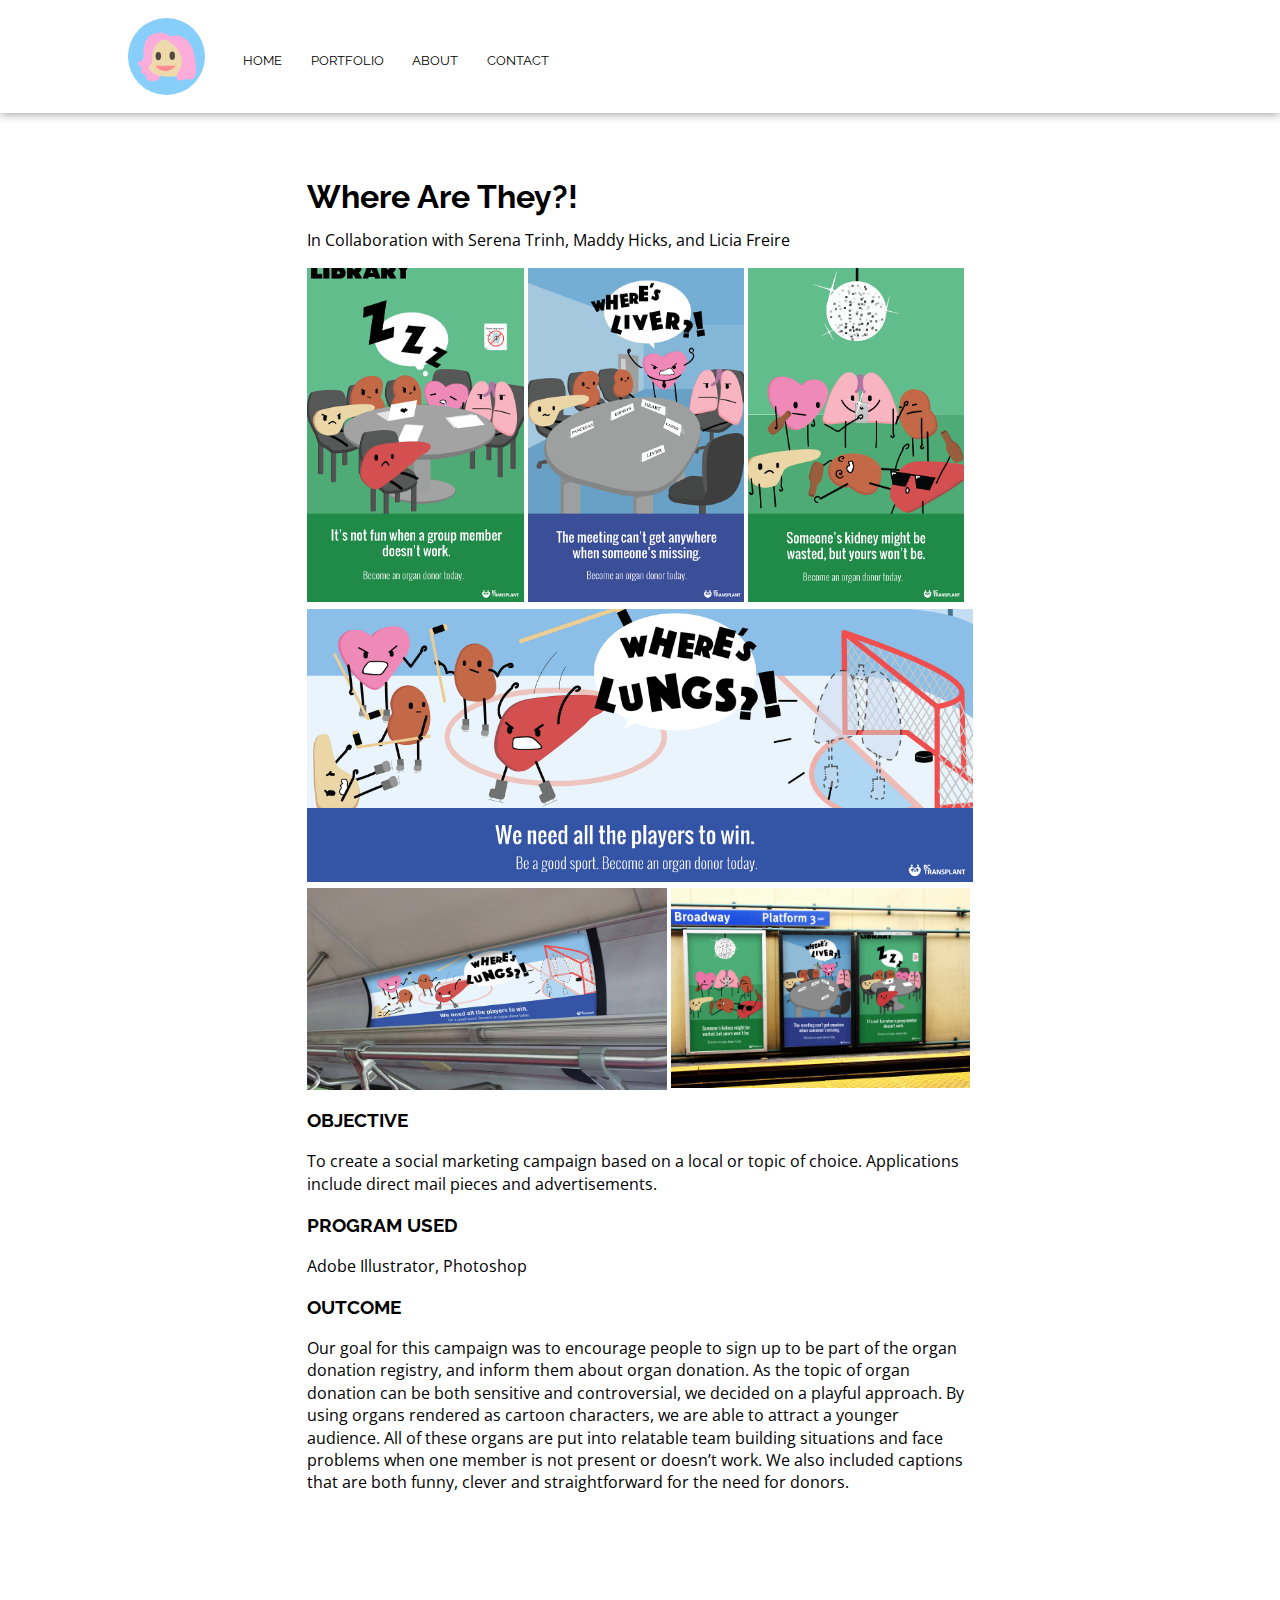
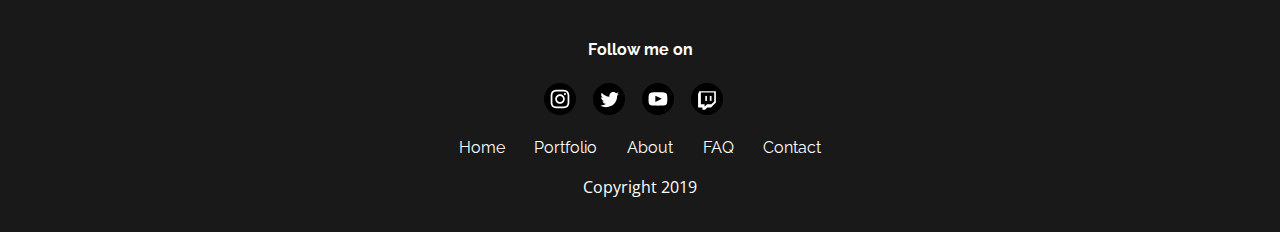
<file: wherearethey.html>
<!DOCTYPE html> 
<html lang="en"> 

<head> 
    <title> Doris Ho </title> 
    <meta charset="utf-8">
    <meta content="width=device-width, initial-scale=1" name="viewport" />
    
    <link rel="stylesheet" type="text/css" href="template.css">
    <link rel="stylesheet" type="text/css" href="index.css"> 
    </head>

<body> 
        <div id="overlay" onclick="overlayOff()"> 
                <div id="oopsMessage"> 
                    <h2> Oops! </h2>
                    <p> Looks like this page isn't ready yet! All my official social media accounts will be set up after my projects and exams are finished for the semester. Stay tuned!
                        <br>
                        <br>
                        -Doris/Poofy </p>
                </div> 
            </div>
    <header>
            <a href="index.html"> <div id="portrait"> </div> </a>
        <ul class="topnav"> 
            <li><a href="index.html"> HOME </a></li>
            <li><a href="portfolio.html"> PORTFOLIO </a></li>
            <li><a href="about.html"> ABOUT </a></li>
            <li><a href="contact.html"> CONTACT </a></li>
        </ul>
        </header>
        <main> 
            <button onclick="gotoTop()" id="topButton"> &#8593; </button> 
            <h1> Where Are They?! </h1>
            <p> In Collaboration with Serena Trinh, Maddy Hicks, and Licia Freire</p>
            <div id="wherearethey"> 
                <img src="portfolio/SocialMarketingCampaign/Campaign3.png" class="smallcampaign"/>
                <img src="portfolio/SocialMarketingCampaign/Campaign2.png" class="smallcampaign"/>
                <img src="portfolio/SocialMarketingCampaign/Campaign4.png" class="smallcampaign"/>
                <br>
                <img src="portfolio/SocialMarketingCampaign/Campaign1.png" id="longcampaign"/>
                <br>
                <img src="portfolio/SocialMarketingCampaign/Campaign5.jpg" class="ads" id="ad1"/>
                <img src="portfolio/SocialMarketingCampaign/Campaign6.jpg" class="ads" id="ad2"/>
            </div>
            <h3> OBJECTIVE </h3>
            <p> To create a social marketing campaign based on a local or topic of choice. Applications include direct mail pieces and advertisements.</p>
            <h3> PROGRAM USED </h3>
            <p> Adobe Illustrator, Photoshop </p>
            <h3> OUTCOME </h3>
            <p> Our goal for this campaign was to encourage people to sign up to be part of the organ donation registry, and inform them about organ donation. As the topic of organ donation can be both sensitive and controversial, we decided on a playful approach. By using organs rendered as cartoon characters, we are able to attract a younger audience. All of these organs are put into relatable team building situations and face problems when one member is not present or doesn’t work. We also included captions that are both funny, clever and straightforward for the need for donors. </p>
        </main>
        <footer> 
            <h4> Follow me on </h4>
            <ul class="socialmedia"> 
                <li> <img src="img/instagram-icon.svg" id="instagram" onclick="overlayOn()"> </li>
                <li> <img src="img/twitter-icon.svg"  id="twitter" onclick="overlayOn()"> </li>
                <li> <img src="img/youtube-icon.svg"  id="youtube" onclick="overlayOn()"> </li>
                <li> <img src="img/twitch-icon.svg"  id="twitch" onclick="overlayOn()"> </li>
            </ul>
            <ul class="bottomnav">
                <li><a href="index.html"> Home </a></li>
                <li><a href="portfolio.html"> Portfolio</a></li>
                <li><a href="about.html"> About </a></li>
                <li><a href="faq.html"> FAQ </a></li>
                <li><a href="contact.html"> Contact </a></li>
            </ul>
            <p> Copyright 2019 </p>  
        </footer>
        </body>
        <script src="index.js"></script>
        </html>
</file>
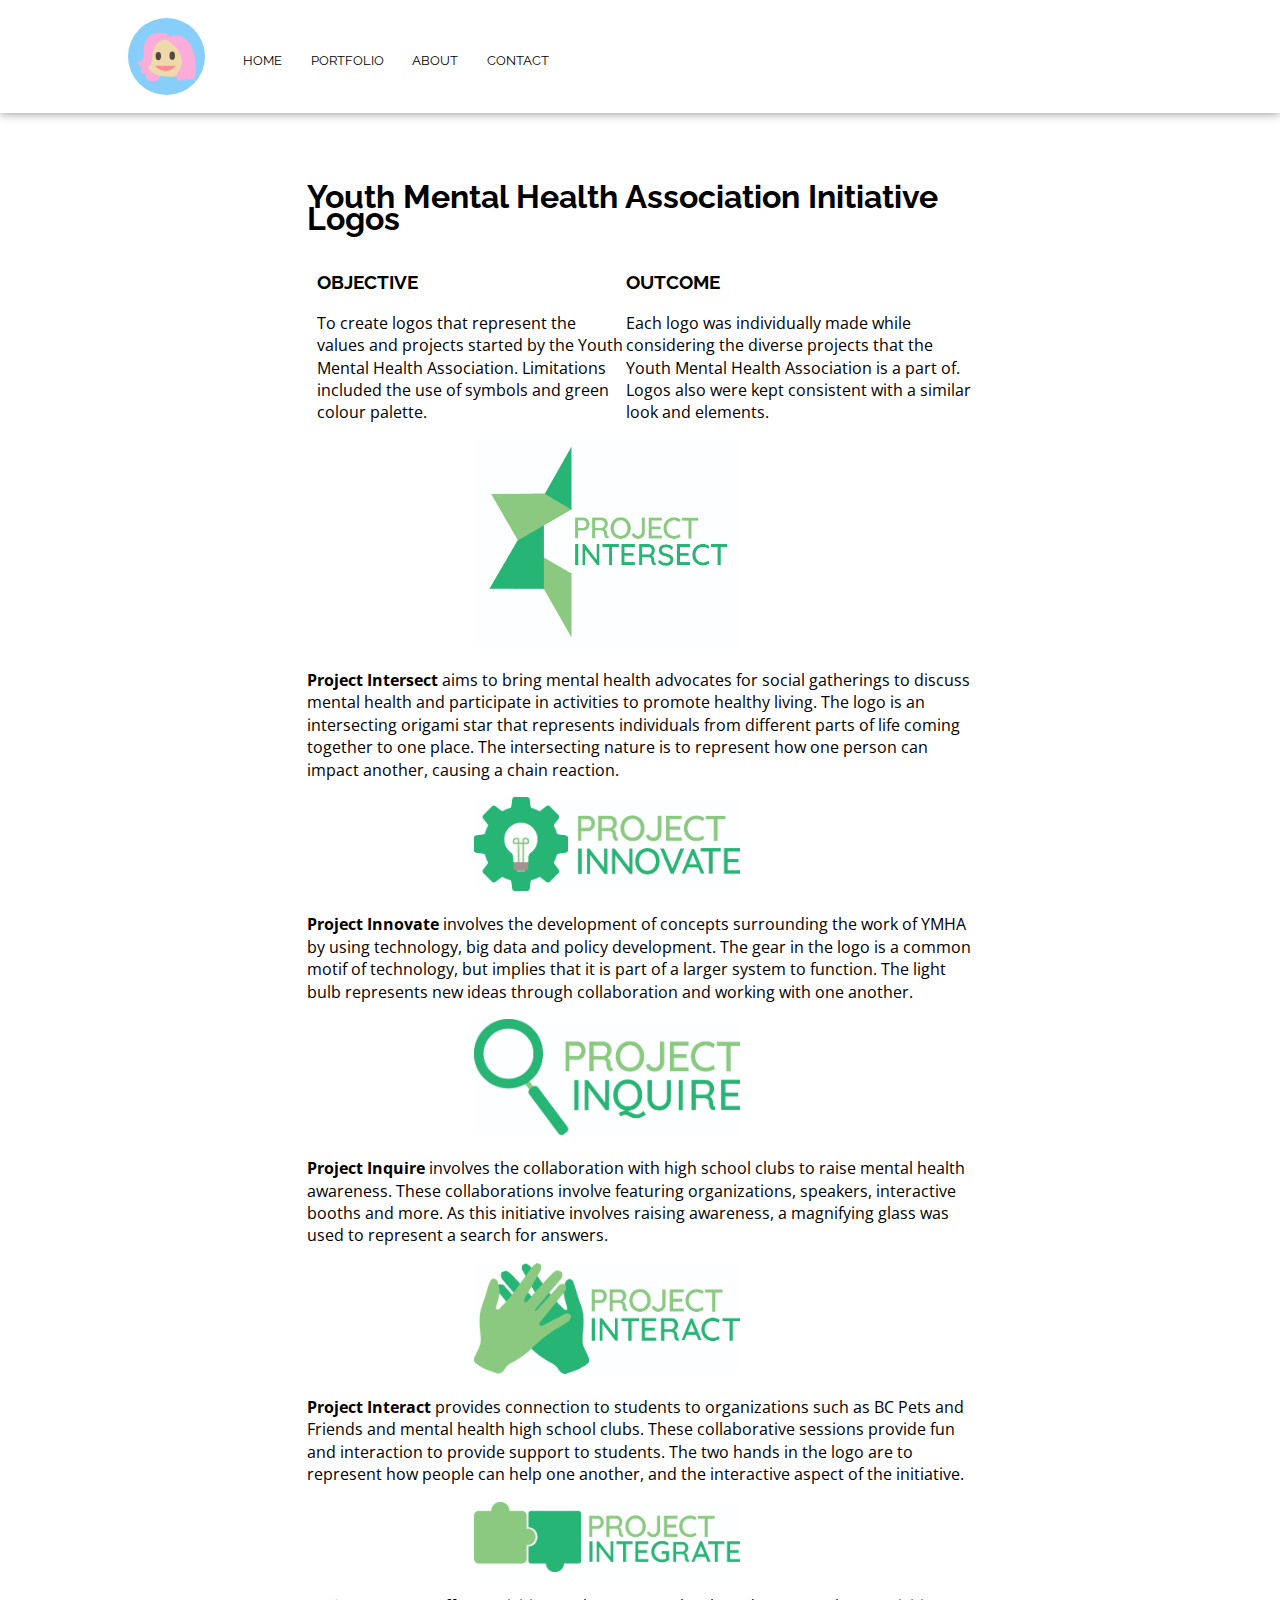
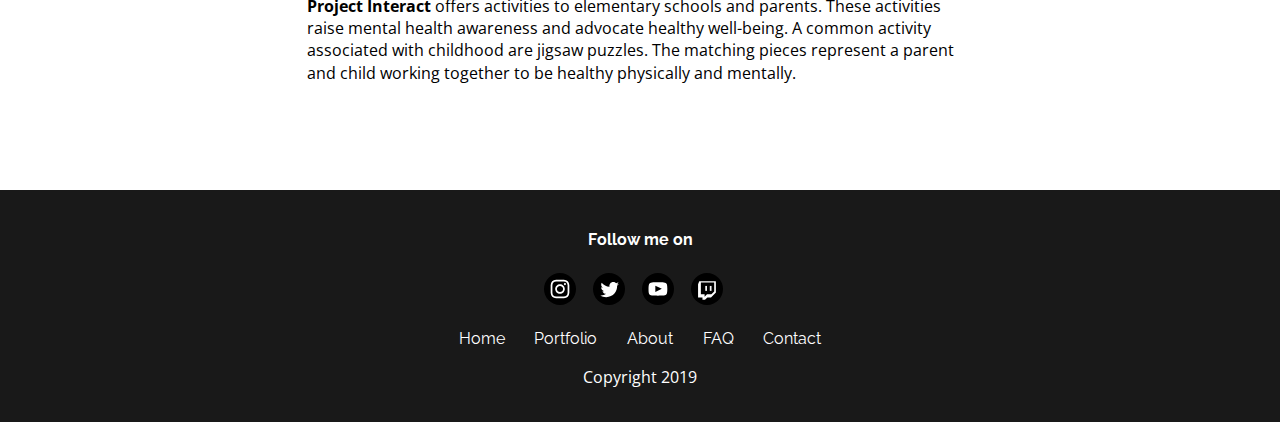
<file: YMHALogos.html>
<!DOCTYPE html> 
<html lang="en"> 

<head> 
    <title> Doris Ho </title> 
    <meta charset="utf-8">
    <meta content="width=device-width, initial-scale=1" name="viewport" />
    
    <link rel="stylesheet" type="text/css" href="template.css">
    <link rel="stylesheet" type="text/css" href="index.css"> 
    </head>

<body> 
        <div id="overlay" onclick="overlayOff()"> 
                <div id="oopsMessage"> 
                    <h2> Oops! </h2>
                    <p> Looks like this page isn't ready yet! All my official social media accounts will be set up after my projects and exams are finished for the semester. Stay tuned!
                        <br>
                        <br>
                        -Doris/Poofy </p>
                </div> 
            </div>
    <header>
              <a href="index.html"> <div id="portrait"> </div> </a>
        <ul class="topnav"> 
            <li><a href="index.html"> HOME </a></li>
            <li><a href="portfolio.html"> PORTFOLIO </a></li>
            <li><a href="about.html"> ABOUT </a></li>
            <li><a href="contact.html"> CONTACT </a></li>
        </ul>
        </header>
        <main> 
            <button onclick="gotoTop()" id="topButton"> &#8593; </button> 
            <h1> Youth Mental Health Association Initiative Logos</h1>
            <div id="YMHAdesc">
                <div id="YMHAobjective">
                    <h3> OBJECTIVE </h3>
                    <p> To create logos that represent the values and projects started by the Youth Mental Health Association. Limitations included the use of symbols and green colour palette.</p>
                    </div>
                    <div id="YMHAoutcome">
                    <h3> OUTCOME </h3>
                    <p> Each logo was individually made while considering the diverse projects that the Youth Mental Health Association is a part of. Logos also were kept consistent with a similar look and elements. </p>
                    </div>
            </div>
            <div id="logos"> 
                <div> 
               <img src="portfolio/YMHAWork/ProjectIntersect.jpg"/>
               <p> <b>Project Intersect </b> aims to bring mental health advocates for social gatherings to discuss mental health and participate in activities to promote healthy living. The logo is an intersecting origami star that represents individuals from different parts of life coming together to one place. The intersecting nature is to represent how one person can impact another, causing a chain reaction. </p>
               </div>
               <div> 
               <img src="portfolio/YMHAWork/ProjectInnovate.jpg"/>
               <p> <b>Project Innovate </b> involves the development of concepts surrounding the work of YMHA by using technology, big data and policy development. The gear in the logo is a common motif of technology, but implies that it is part of a larger system to function. The light bulb represents new ideas through collaboration and working with one another. </p>
               </div>
               <div>
               <img src="portfolio/YMHAWork/ProjectInquire.jpg"/>
               <p> <b>Project Inquire </b> involves the collaboration with high school clubs to raise mental health awareness. These collaborations involve featuring organizations, speakers, interactive booths and more. As this initiative involves raising awareness, a magnifying glass was used to represent a search for answers.  </p>
               </div>
               <div>
               <img src="portfolio/YMHAWork/ProjectInteract.jpg"/>
               <p> <b>Project Interact </b> provides connection to students to organizations such as BC Pets and Friends and mental health high school clubs. These collaborative sessions provide fun and interaction to provide support to students. The two hands in the logo are to represent how people can help one another, and the interactive aspect of the initiative. </p>
               </div>
               <div> 
               <img src="portfolio/YMHAWork/ProjectIntegrate.jpg"/>
               <p> <b>Project Interact </b> offers activities to elementary schools and parents. These activities raise mental health awareness and advocate healthy well-being. A common activity associated with childhood are jigsaw puzzles. The matching pieces represent a parent and child working together to be healthy physically and mentally. </p>
               </div>
            </div>
        </main>
        <footer> 
            <h4> Follow me on </h4>
             <ul class="socialmedia"> 
                <li> <img src="img/instagram-icon.svg" id="instagram" onclick="overlayOn()"> </li>
                <li> <img src="img/twitter-icon.svg"  id="twitter" onclick="overlayOn()"> </li>
                <li> <img src="img/youtube-icon.svg"  id="youtube" onclick="overlayOn()"> </li>
                <li> <img src="img/twitch-icon.svg"  id="twitch" onclick="overlayOn()"> </li>
            </ul>
            <ul class="bottomnav">
                <li><a href="index.html"> Home </a></li>
                <li><a href="portfolio.html"> Portfolio</a></li>
                <li><a href="about.html"> About </a></li>
                <li><a href="faq.html"> FAQ </a></li>
                <li><a href="contact.html"> Contact </a></li>
            </ul>
            <p> Copyright 2019 </p>  
        </footer>
        </body>
        <script src="index.js"></script>
        </html>
</file>
<file: template.css>
@import url('https://fonts.googleapis.com/css?family=Raleway');
body {
    margin: 0;
    padding: 0;
}
/* HEADER ELEMENTS */
header {
    background-color: white;
    font-size: 1vw;
    display: inline-block;
    width: 100%;
    padding: 2vh 0vw 2vh 0vw;  
    top: 0;
    position: relative;
    box-shadow: 0vh 0px 10px #898989;
}
.topnav {
    list-style-type: none;
    float: left;
    display: inline;
    margin-top: 2.5vw;
    padding-left: 2vw;
}

.topnav > li {
    display: inline;
    padding: 0vh 1vw 1vh 1vw;
}

.topnav a:link {
    color: black;
    text-decoration: none;
}

.topnav a:visited {
    color: black;
    text-decoration: none;
} 

.topnav a:hover {
    color: grey;
    text-decoration: none;
}

.topnav a:active {
    color: #DAD;
}

#portrait {
    position: relative;
    display: inline;
    height: auto;
    border-radius: 50%;
    padding: 3vw;
    margin-left: 10vw;
    width: auto;
    background-color: lightskyblue;
    float: left;
    background-image: url(img/me.svg);
    background-repeat: no-repeat;
    background-size: 75% 75%;
    background-position: center;
}
/*BODY ELEMENTS*/
main {
    padding: 5vh 24vw 10vh 24vw;
}

.full {
    padding: 0vh 0vw 10vh 0vw;
}

/*FOOTER ELEMENTS*/
footer {
    background-color:  #191919;
    color:white;
    text-align: center;
    padding: 2vh 0vw 2vh 0vw;
    bottom: 0;
    font-family: 'Raleway', 'sans-serif';
    position: relative;
    width: 100%;
}

.socialmedia {
    padding-left: 0px;
}
.socialmedia > li {
    list-style-type: none;
    width: 2.5vw;
    display: inline-block;
    padding-right: 1vw;
}
footer > ul {
    list-style-type: none;
}
.bottomnav {
    padding-left: 0px;
}
.bottomnav > li {
    display: inline;
    padding: 1vw;
}

.bottomnav a:link, a:visited, a:active {
    text-decoration: none;
    color: white;
}

.bottomnav a:hover {
    color: grey;
}

/* MEDIA QUERIES */
@media only screen and (min-width : 768px) and (max-width : 1024px) and (orientation : portrait) {
    
    #portrait {
        padding: 5vw;
    }
    
    .socialmedia > li {
        width: 5vw;
    }
    main {
        padding: 2vh 10vw;
    }
    }

@media only screen and (min-width: 320px) and (max-width: 480px) and (orientation: portrait) { 

    #portrait {
        padding: 20vw;
        margin-left: 30%;
    }
    .topnav > li {
        display: block;
        font-size: 16pt;
        padding-left: 32.5vw;
        text-align: center;
    }
    
    footer {
        bottom: 0;
    }

    footer img {
        width: 10vw;
        height: auto;
    }

    .socialmedia > li {
        padding-right: 10vw;
    }

    main {
        padding: 5vh 5vw 10vh 5vw;
    }

}
</file>
<file: index.css>
@import url('https://fonts.googleapis.com/css?family=Raleway');
@import url('https://fonts.googleapis.com/css?family=Open+Sans+Condensed:300');
/* TEMPLATE */
body {
    font-family: 'Raleway', sans-serif;
    line-height: 1.4em;
}

a {
    text-decoration: none;
}

p {
    font-family: 'Open Sans Condensed';
    font-size: 1em;
}

#topButton {
    display: none;
    position: fixed;
    background-color: white;
    z-index: 10;
    color: black;
    padding: 15px;
    cursor: pointer;
    font-size: 30px;
    border: none;
    bottom: 2vh;
    right: 2vw;
    transition: 0.5s;
}

#overlay {
    position: fixed;
    display: none;
    width: 100%;
    height: 100%;
    margin: 0;
    background-color: rgba(0,0,0,0.5);
    z-index: 20;
    cursor: pointer;
}

#oopsMessage {
    background-color: white;
    color: black;
    border-radius: 10px;
    padding: 1vw;
    text-align: center;
    width: 25%;
    margin-left: 35%;
    margin-top: 15%;
}

footer li {
    cursor: pointer;
}

/* HOME */
.headerTxt {
    color: white;
    background-image: url("img/headerBanner-left.svg");
    background-size: 100%;
    background-repeat: no-repeat;
    padding: 5vw;
    padding-left: 20vw;
    padding-bottom: 10vh;
    margin-bottom: 5vh;
    transform: translateX(-100vw);
    transition: 1.0s;
}

.headerTxt h2 {
    font-size: 4vw;
    font-weight: 900;
    line-height: 1.25em;
}

.headerTxt p {
    font-size: 1.25vw;
    line-height: 1em;
}

.headerTxt a:hover {
    color: black;
    transition: 0.3s;
}

#skillsetHeader {
    text-align: center;
}

.skillset  {
    width: 100%;
    display: flex;
    color: white;
    font-weight: 300;
    font-size: 2em;
    font-family: 'Open Sans Condensed', sans-serif;
    line-height: 1em;
    text-align: center;
    justify-content: center;
    transform: translateX(100vw);
    transition: 0.5s;
}

.skillset > div {
    margin: 1vw;
}

.skillset > div:hover {
    opacity: 0.75;
    transition: 0.5s;
}

#graphicdesign {
    background-color: mediumpurple;
    padding: 2vw;
}

#motiongraphics {
    background-color: salmon;
    padding: 2vw;
}

#webdev {
    background-color: cornflowerblue;
    padding: 2vw;
}

#uiux {
    background-color: mediumaquamarine;
    padding: 2vw;
}

#checkOut {
    text-align: center;
}

#gotoPort {
    background-color: black;
    color: white;
    border: rgba(0,0,0,0) 2px solid;
    display: inline-block;
    font-family: 'Open Sans Condensed', sans-serif;
    font-size: 1.5em;
    padding: 0.5vw;
    padding-right: 1vw;
    padding-left: 1vw;
    transition: 0.3s;
}

#gotoPort:hover {
    background-color: white;
    border: black 2px solid;
    transition: 0.3s;
}


#gotoPort:hover > a  {
   color: black;
   transition: 0.5s;
}

/* PORTFOLIO PAGE */
#works {
    display: flex;
    flex-wrap: wrap;
    justify-content: center;
    text-align: center;
}

.portPrev {
    height: 30vh;
    width: auto;
    padding: 1vh;
}

/* ABOUT PAGE */
#me {
    width: 17vw;
    height: auto;
    border-radius: 50%;
    float: left;
    padding: 0vh 2vw;
}

.programlist {
    display: flex;
    flex: 0 1 20%;
    flex-wrap: wrap;
    justify-content: space-around;  
}

.programlist img {
    height: 10vh;
    width: auto;
    padding: 1vw;
}

.bucketList {
    display: flex;
}

.bucketList img {
    width: 2vw;
    height: auto;
    margin-top: -10vh;
}

#rightBut {
    float: right;
}

#bucketText {
    padding: 0 3vw;
}

#desc {
    overflow: hidden;
}
/* PORTFOLIO ITEMS */
#metisian {
    text-align: center;
    padding: 15vw;
    background-size: 50vw auto;
    background-repeat: no-repeat;
    background-image: url(portfolio/Metisian/Metisian_Signature.jpg);
    transition: 1s ease;
}

#metisian:hover {
    background-image: url(portfolio/Metisian/Metisian_Signature_Inverse.jpg);
}

#stampii {
    background-image: url(portfolio/Stampii/Stampii_Final.jpg);
    background-repeat: no-repeat;
    background-size: 30vw auto;
    padding: 19vw;
    margin-left: 25%;
}

.smallcampaign {
    width: 32.5%;
}

#longcampaign {
    width: 100%;
}

.ads {
    width: 47%;
    vertical-align: top;
}

#ad1 {
    width: 54%;
}

#ad2 {
    width: 45%;
}

#YMHAdesc {
    display: flex;
    padding-left: 10px;
}

#logos {
    display: flex;
    flex-direction: row;
    flex-wrap: wrap;
}

#logos img {
    width: 40%;
    height: auto;
    display: absolute;
    margin-left: 25%;
}

/*CONTACT PAGE */
#contactform {
    width: 50%;
    margin: auto;
}

input {
    width: 100%;
    padding: 1vh;
}

#messagebox {
    padding-bottom: 20vh;
}

#submitBut {
    background-color: black;
    color: white;
    border: rgba(0,0,0,0) 2px solid;
    font-size: 1.25em;
    font-family: "Open Sans Condensed", sans-serif;
    margin-top: 1vh;
    padding: 0.5vh 2vw 0.5vh 2vw;
}

#submitBut:hover {
    background-color: white;
    color: black;
    border: rgba(0,0,0,1.0) 2px solid;
    transition: 0.3s;
}

/* FAQ PAGE */

.question {
    font-family: 'Raleway', 'sans-serif';
    font-size: 1.25em;
    background-color: black;
    color: white;
    cursor: pointer;
    padding: 2vh;
    width: 100%;
    text-align: left;
    outline: none;
    transition: 0.5s;
}

.active, .question:hover {
    background-color: grey;
}

.answer {
    padding: 2vh;   
    display: none;
    background-color: white;
    overflow: hidden;
}

/*MEDIA QUERIES*/

@media only screen and (min-width : 768px) and (max-width : 1024px) and (orientation : portrait) {
    .full {
        overflow: hidden;
    }
    header ul {
        font-size: 2vw;
        padding-top: 1vh;
    }
    
    .headerTxt {
        padding-left: 10vw;
        padding-bottom: 4vh;
    }
    
    .headerTxt a {
        color: white;
    }
    
    .headerTxt p {
        font-size: 2vw;
        transform: translateX(0vw)
    }
    
    .skillset > div {
        width: 50%; 
    }

    #graphicdesign, #motiongraphics, #webdev, #uiux {
        display: flex;
        align-items: center;
        justify-content: center;
        flex-wrap: wrap;
    }
    
    #gotoPort > button {
        color: white;
    }
    
        #contactform {
        width: 75%; 
            padding-bottom: 2vh;
    }
    
    #contactform input {
        border: grey solid 1px;
    }
    
    #me {
        width: 30vw;
    }
    
    .programlist img {
        height: 6vh;
        width: auto;
    }
    
    .bucketList img {
        margin-top: -7vh;
    }
    
    #metisian {
        background-position: center;
        padding: 20vw;
        background-size: 80vw auto;
    }
    
    #bookcovers {
        display: flex;
        justify-content: center;
    }
    
    #bookcovers img {
        height: 500px;
        margin: 1vh;
    }
}

@media only screen and (min-width: 320px) and (max-width: 480px) and (orientation: portrait) { 
    .skillset {
        display: block;
        padding:0;
    }
    #graphicdesign, #motiongraphics, #webdev, #uiux {
        padding: 3vh;
    }

    #checkOut {
        margin-bottom: 5vh;
    }

    .headerTxt {
        padding: 2vh 0 5vh 10vw;
        padding-left: 10vw;
        padding-bottom: 1vh;
    }

    .headerTxt h2 {
        font-size: 10vw;
    }
    
    .headerTxt p {
        color: black;
        font-size: 5vw;
        padding-top: 5vh;
        text-align: center;
        padding-right: 10vw;
    }

    .headerTxt a {
        color: black;
    }

    .full {
        overflow: hidden;
    }

    #works {
        overflow: hidden;
    }
    
    #me {
        width: 90vw;
    }

    .profile h1 {
        padding-top: 55vh;
        text-align: center;
    }

    main h2 {
        text-align: center;
    }

    .bucketList img {
        width: 5vw;
        height: auto;
    }

    #contactform {
        width: 95%;
        margin: 0 0;
    }

    #contactform button {
        float: right;
    }
    
    #stampii {
        background-size: 60vw auto;
        margin-left: 15%;
        padding: 38vw;
    }

    #metisian {
        background-size: 100vw auto;
        padding: 25vw;
        background-position: center center;
    }
    main h1 {
        line-height: 1em;
    }

    #bookcovers img {
        width: 49%;
        display: inline;
    }

    #wherearethey img {
        width: 100%;
    }

    #YMHAdesc {
        display: block;
    }

    #logos img {
        width: 95%;
        margin-left: 0;
    }
}
</file>
